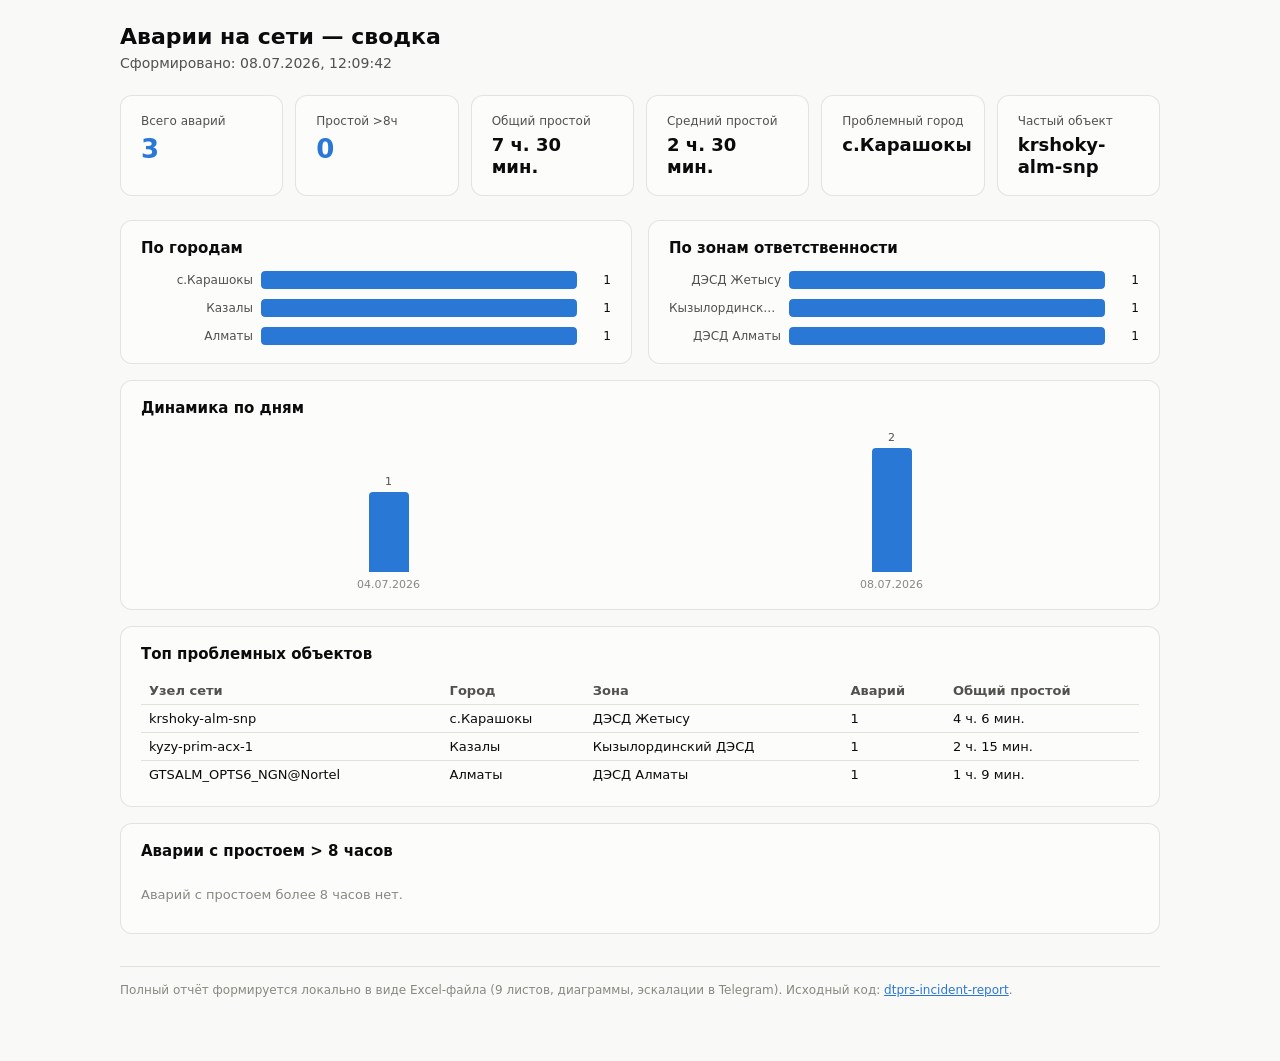
<file: docs/index.html>
<!doctype html>
<html lang="ru">
<head>
<meta charset="utf-8">
<meta name="viewport" content="width=device-width, initial-scale=1">
<title>Аварии на сети — демо-дашборд</title>
<style>
  :root {
    --surface-1:      #fcfcfb;
    --page-plane:     #f9f9f7;
    --text-primary:   #0b0b0b;
    --text-secondary: #52514e;
    --text-muted:     #898781;
    --grid-line:      #e1e0d9;
    --baseline:       #c3c2b7;
    --border:         rgba(11,11,11,0.10);
    --series-1:       #2a78d6; /* blue — единственная серия на графиках-барах */
    --status-good:     #0ca30c;
    --status-warning:  #fab219;
    --status-critical: #d03b3b;
  }
  @media (prefers-color-scheme: dark) {
    :root {
      --surface-1:      #1a1a19;
      --page-plane:     #0d0d0d;
      --text-primary:   #ffffff;
      --text-secondary: #c3c2b7;
      --text-muted:     #898781;
      --grid-line:      #2c2c2a;
      --baseline:       #383835;
      --border:         rgba(255,255,255,0.10);
      --series-1:       #3987e5;
      --status-good:     #0ca30c;
      --status-warning:  #fab219;
      --status-critical: #d03b3b;
    }
  }

  * { box-sizing: border-box; }
  body {
    margin: 0;
    font-family: system-ui, -apple-system, "Segoe UI", sans-serif;
    background: var(--page-plane);
    color: var(--text-primary);
  }
  .wrap { max-width: 1080px; margin: 0 auto; padding: 24px 20px 64px; }

  header { margin-bottom: 24px; }
  header h1 { font-size: 22px; margin: 0 0 6px; }
  .subtitle { color: var(--text-secondary); font-size: 14px; margin: 0; }
  .demo-badge {
    display: inline-block;
    font-size: 12px;
    font-weight: 700;
    letter-spacing: 0.02em;
    color: var(--status-warning);
    border: 1px solid var(--status-warning);
    border-radius: 999px;
    padding: 2px 10px;
    margin-bottom: 10px;
  }

  .card {
    background: var(--surface-1);
    border: 1px solid var(--border);
    border-radius: 12px;
    padding: 18px 20px;
  }

  .kpi-grid {
    display: grid;
    grid-template-columns: repeat(auto-fit, minmax(150px, 1fr));
    gap: 12px;
    margin-bottom: 24px;
  }
  .kpi-tile .kpi-label {
    font-size: 12px;
    color: var(--text-secondary);
    margin: 0 0 6px;
  }
  .kpi-tile .kpi-value {
    font-size: 26px;
    font-weight: 700;
    font-variant-numeric: tabular-nums;
    margin: 0;
    color: var(--series-1);
    line-height: 1.2;
  }
  .kpi-tile .kpi-value.text { font-size: 18px; color: var(--text-primary); }

  .charts-grid {
    display: grid;
    grid-template-columns: 1fr 1fr;
    gap: 16px;
    margin-bottom: 16px;
  }
  @media (max-width: 720px) {
    .charts-grid { grid-template-columns: 1fr; }
  }

  .card h2 {
    font-size: 15px;
    margin: 0 0 14px;
    color: var(--text-primary);
  }

  .hbar-row { display: flex; align-items: center; margin-bottom: 10px; }
  .hbar-row:last-child { margin-bottom: 0; }
  .hbar-label {
    width: 120px;
    flex-shrink: 0;
    font-size: 12px;
    color: var(--text-secondary);
    padding-right: 8px;
    text-align: right;
    white-space: nowrap;
    overflow: hidden;
    text-overflow: ellipsis;
  }
  .hbar-track {
    flex: 1;
    position: relative;
    height: 18px;
    background: var(--grid-line);
    border-radius: 4px;
    overflow: hidden;
  }
  .hbar-fill {
    height: 100%;
    background: var(--series-1);
    border-radius: 4px;
    min-width: 4px;
  }
  .hbar-value {
    width: 34px;
    flex-shrink: 0;
    font-size: 12px;
    font-variant-numeric: tabular-nums;
    color: var(--text-primary);
    text-align: right;
    padding-left: 8px;
  }

  .vbar-chart { display: flex; align-items: flex-end; gap: 8px; height: 160px; }
  .vbar-col { flex: 1; display: flex; flex-direction: column; align-items: center; justify-content: flex-end; height: 100%; }
  .vbar-value { font-size: 11px; color: var(--text-secondary); margin-bottom: 4px; font-variant-numeric: tabular-nums; }
  .vbar-fill { width: 100%; max-width: 40px; background: var(--series-1); border-radius: 4px 4px 0 0; }
  .vbar-label { font-size: 11px; color: var(--text-muted); margin-top: 6px; white-space: nowrap; }

  table { width: 100%; border-collapse: collapse; font-size: 13px; }
  thead th {
    text-align: left;
    font-weight: 600;
    color: var(--text-secondary);
    border-bottom: 1px solid var(--grid-line);
    padding: 6px 8px;
    white-space: nowrap;
  }
  tbody td {
    padding: 6px 8px;
    border-bottom: 1px solid var(--grid-line);
    font-variant-numeric: tabular-nums;
  }
  tbody tr:last-child td { border-bottom: none; }
  .table-wrap { overflow-x: auto; }

  .badge {
    display: inline-flex;
    align-items: center;
    gap: 4px;
    font-size: 11px;
    font-weight: 700;
    padding: 2px 8px;
    border-radius: 999px;
  }
  .badge.critical { background: color-mix(in srgb, var(--status-critical) 16%, transparent); color: var(--status-critical); }

  .section { margin-bottom: 16px; }

  footer {
    margin-top: 32px;
    font-size: 12px;
    color: var(--text-muted);
    border-top: 1px solid var(--grid-line);
    padding-top: 16px;
  }
  footer a { color: var(--series-1); }

  .empty { color: var(--text-muted); font-size: 13px; }
</style>
</head>
<body>
  <div class="wrap">
    <header>
      <h1>Аварии на сети — сводка</h1>
      <p class="subtitle" id="generated-at"></p>
    </header>

    <section class="kpi-grid" id="kpi-grid"></section>

    <section class="charts-grid">
      <div class="card">
        <h2>По городам</h2>
        <div id="chart-city"></div>
      </div>
      <div class="card">
        <h2>По зонам ответственности</h2>
        <div id="chart-zone"></div>
      </div>
    </section>

    <section class="section card">
      <h2>Динамика по дням</h2>
      <div id="chart-daily"></div>
    </section>

    <section class="section card">
      <h2>Топ проблемных объектов</h2>
      <div class="table-wrap" id="table-nodes"></div>
    </section>

    <section class="section card">
      <h2>Аварии с простоем &gt; 8 часов</h2>
      <div class="table-wrap" id="table-escalations"></div>
    </section>

    <footer>
      Полный отчёт формируется локально в виде Excel-файла (9 листов,
      диаграммы, эскалации в Telegram). Исходный код:
      <a href="https://github.com/seniakotnatural07-ux/dtprs-incident-report">dtprs-incident-report</a>.
    </footer>
  </div>

<script src="app.js"></script>
</body>
</html>
</file>
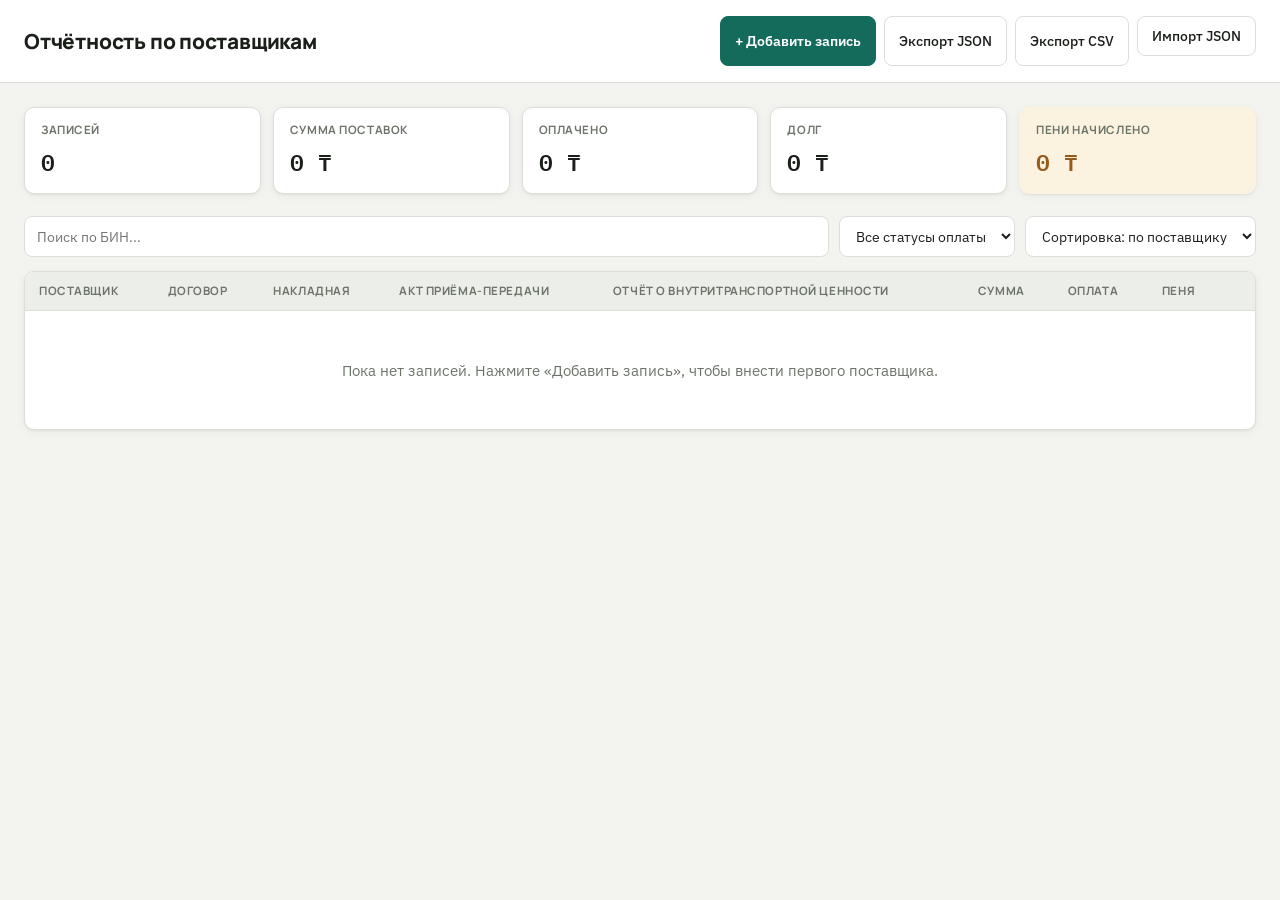
<file: suppliers/index.html>
<!DOCTYPE html>
<html lang="ru">
<head>
<meta charset="UTF-8">
<meta name="viewport" content="width=device-width, initial-scale=1.0">
<title>Реестр поставщиков</title>
<link rel="preconnect" href="https://fonts.googleapis.com">
<link rel="preconnect" href="https://fonts.gstatic.com" crossorigin>
<link href="https://fonts.googleapis.com/css2?family=Manrope:wght@500;600;700;800&family=IBM+Plex+Sans:wght@400;500;600&family=IBM+Plex+Mono:wght@400;500;600&display=swap" rel="stylesheet">
<link rel="stylesheet" href="style.css">
</head>
<body>

<header class="topbar">
  <div class="topbar-inner">
    <h1>Отчётность по поставщикам</h1>
    <div class="topbar-actions">
      <button id="btnAdd" class="btn btn-primary">+ Добавить запись</button>
      <button id="btnExportJson" class="btn">Экспорт JSON</button>
      <button id="btnExportCsv" class="btn">Экспорт CSV</button>
      <label class="btn btn-file">
        Импорт JSON
        <input type="file" id="importFile" accept="application/json" hidden>
      </label>
    </div>
  </div>
</header>

<main class="container">

  <section class="summary" id="summary">
    <div class="card">
      <div class="card-label">Записей</div>
      <div class="card-value" id="sumCount">0</div>
    </div>
    <div class="card">
      <div class="card-label">Сумма поставок</div>
      <div class="card-value" id="sumAmount">0 ₸</div>
    </div>
    <div class="card">
      <div class="card-label">Оплачено</div>
      <div class="card-value" id="sumPaid">0 ₸</div>
    </div>
    <div class="card">
      <div class="card-label">Долг</div>
      <div class="card-value" id="sumDebt">0 ₸</div>
    </div>
    <div class="card card-warn">
      <div class="card-label">Пени начислено</div>
      <div class="card-value" id="sumPenalty">0 ₸</div>
    </div>
  </section>

  <section class="toolbar">
    <input type="search" id="searchBox" placeholder="Поиск по БИН...">
    <select id="statusFilter">
      <option value="">Все статусы оплаты</option>
      <option value="paid">Оплачено</option>
      <option value="partial">Оплачено частично</option>
      <option value="unpaid">Не оплачено</option>
    </select>
    <select id="sortField">
      <option value="supplierName">Сортировка: по поставщику</option>
      <option value="contractDate">по дате договора</option>
      <option value="paymentDate">по дате оплаты</option>
      <option value="amount">по сумме</option>
      <option value="penaltyAmount">по пене</option>
    </select>
  </section>

  <section class="table-wrap">
    <table id="table">
      <thead>
        <tr>
          <th>Поставщик</th>
          <th>Договор</th>
          <th>Накладная</th>
          <th>Акт приёма-передачи</th>
          <th>Отчёт о внутритранспортной ценности</th>
          <th>Сумма</th>
          <th>Оплата</th>
          <th>Пеня</th>
          <th></th>
        </tr>
      </thead>
      <tbody id="tableBody"></tbody>
    </table>
    <div id="emptyState" class="empty-state" hidden>
      Пока нет записей. Нажмите «Добавить запись», чтобы внести первого поставщика.
    </div>
  </section>

</main>

<!-- Modal -->
<div id="modalOverlay" class="modal-overlay" hidden>
  <div class="modal">
    <div class="modal-header">
      <h2 id="modalTitle">Новая запись</h2>
      <button id="btnCloseModal" class="btn-icon" aria-label="Закрыть">&times;</button>
    </div>
    <form id="recordForm" class="modal-body">
      <input type="hidden" id="recordId">

      <fieldset>
        <legend>Поставщик</legend>
        <div class="grid2">
          <label>Название поставщика *
            <input type="text" id="supplierName" required>
          </label>
          <label>БИН
            <input type="text" id="inn">
          </label>
          <label>Контактное лицо / телефон
            <input type="text" id="contact">
          </label>
        </div>
      </fieldset>

      <fieldset>
        <legend>Договор</legend>
        <div class="grid3">
          <label>Номер договора
            <input type="text" id="contractNumber">
          </label>
          <label>Дата договора
            <input type="date" id="contractDate">
          </label>
          <label>Файл договора
            <input type="file" id="contractFile">
          </label>
        </div>
        <div class="file-preview" id="contractFilePreview"></div>
      </fieldset>

      <fieldset>
        <legend>Накладная</legend>
        <div class="grid3">
          <label>Номер накладной
            <input type="text" id="invoiceNumber">
          </label>
          <label>Дата накладной
            <input type="date" id="invoiceDate">
          </label>
          <label>Файл накладной
            <input type="file" id="invoiceFile">
          </label>
        </div>
        <div class="file-preview" id="invoiceFilePreview"></div>
      </fieldset>

      <fieldset>
        <legend>Акт приёма-передачи</legend>
        <div class="grid3">
          <label>Номер акта
            <input type="text" id="actNumber">
          </label>
          <label>Дата акта
            <input type="date" id="actDate">
          </label>
          <label>Файл акта
            <input type="file" id="actFile">
          </label>
        </div>
        <div class="file-preview" id="actFilePreview"></div>
      </fieldset>

      <fieldset>
        <legend>Отчёт о внутритранспортной ценности</legend>
        <div class="grid3">
          <label>Номер отчёта
            <input type="text" id="vtcNumber">
          </label>
          <label>Дата отчёта
            <input type="date" id="vtcDate">
          </label>
          <label>Ценность (сумма)
            <input type="number" id="vtcValue" step="0.01">
          </label>
        </div>
        <div class="grid1">
          <label>Файл отчёта
            <input type="file" id="vtcFile">
          </label>
        </div>
        <div class="file-preview" id="vtcFilePreview"></div>
      </fieldset>

      <fieldset>
        <legend>Оплата и пеня</legend>
        <div class="grid3">
          <label>Сумма поставки
            <input type="number" id="amount" step="0.01">
          </label>
          <label>Статус оплаты
            <select id="paymentStatus">
              <option value="unpaid">Не оплачено</option>
              <option value="partial">Оплачено частично</option>
              <option value="paid">Оплачено</option>
            </select>
          </label>
          <label>Оплаченная сумма
            <input type="number" id="paidAmount" step="0.01">
          </label>
        </div>
        <div class="grid3">
          <label>Дата оплаты
            <input type="date" id="paymentDate">
          </label>
          <label>Сумма пени
            <input type="number" id="penaltyAmount" step="0.01">
          </label>
          <label>Причина пени
            <input type="text" id="penaltyReason" placeholder="напр. просрочка поставки на 5 дней">
          </label>
        </div>
      </fieldset>

      <fieldset>
        <legend>Заметки</legend>
        <textarea id="notes" rows="3" placeholder="Дополнительная информация..."></textarea>
      </fieldset>

      <div class="modal-footer">
        <button type="button" id="btnCancel" class="btn">Отмена</button>
        <button type="submit" class="btn btn-primary">Сохранить</button>
      </div>
    </form>
  </div>
</div>

<!-- View modal (record details / documents) -->
<div id="viewOverlay" class="modal-overlay" hidden>
  <div class="modal">
    <div class="modal-header">
      <h2>Карточка поставщика</h2>
      <button id="btnCloseView" class="btn-icon" aria-label="Закрыть">&times;</button>
    </div>
    <div class="modal-body" id="viewBody"></div>
  </div>
</div>

<div id="toast" class="toast" hidden></div>

<script src="app.js"></script>
</body>
</html>
</file>
<file: suppliers/style.css>
:root {
  --bg: #f3f4f0;
  --surface: #ffffff;
  --surface-alt: #eceee9;
  --border: #dcdfd8;
  --text: #1b1f1a;
  --text-muted: #6d7469;
  --accent: #146b5c;
  --accent-hover: #0f5548;
  --accent-soft: rgba(20, 107, 92, 0.10);
  --danger: #b8392f;
  --warn-bg: #fbf2df;
  --warn-text: #97591a;
  --paid: #1f7a4c;
  --paid-soft: rgba(31, 122, 76, 0.13);
  --partial: #a8701a;
  --partial-soft: rgba(168, 112, 26, 0.14);
  --unpaid: #b8392f;
  --unpaid-soft: rgba(184, 57, 47, 0.12);
  --shadow: 0 1px 2px rgba(20, 25, 20, 0.05), 0 2px 10px rgba(20, 25, 20, 0.05);
  --radius: 10px;
  --font-display: "Manrope", "Segoe UI", sans-serif;
  --font-body: "IBM Plex Sans", "Segoe UI", sans-serif;
  --font-mono: "IBM Plex Mono", ui-monospace, Consolas, monospace;
}

@media (prefers-color-scheme: dark) {
  :root:not([data-theme="light"]) {
    --bg: #141815;
    --surface: #1b201c;
    --surface-alt: #21261f;
    --border: #2c322c;
    --text: #e9ece7;
    --text-muted: #97a091;
    --accent: #3fae96;
    --accent-hover: #59c2ab;
    --accent-soft: rgba(63, 174, 150, 0.16);
    --danger: #e07267;
    --warn-bg: #2c2313;
    --warn-text: #e0a94f;
    --paid: #4bb583;
    --paid-soft: rgba(75, 181, 131, 0.16);
    --partial: #d0973f;
    --partial-soft: rgba(208, 151, 63, 0.16);
    --unpaid: #e07267;
    --unpaid-soft: rgba(224, 114, 103, 0.16);
    --shadow: 0 1px 2px rgba(0,0,0,0.3), 0 2px 12px rgba(0,0,0,0.28);
  }
}
:root[data-theme="dark"] {
  --bg: #141815;
  --surface: #1b201c;
  --surface-alt: #21261f;
  --border: #2c322c;
  --text: #e9ece7;
  --text-muted: #97a091;
  --accent: #3fae96;
  --accent-hover: #59c2ab;
  --accent-soft: rgba(63, 174, 150, 0.16);
  --danger: #e07267;
  --warn-bg: #2c2313;
  --warn-text: #e0a94f;
  --paid: #4bb583;
  --paid-soft: rgba(75, 181, 131, 0.16);
  --partial: #d0973f;
  --partial-soft: rgba(208, 151, 63, 0.16);
  --unpaid: #e07267;
  --unpaid-soft: rgba(224, 114, 103, 0.16);
  --shadow: 0 1px 2px rgba(0,0,0,0.3), 0 2px 12px rgba(0,0,0,0.28);
}

* { box-sizing: border-box; }

body {
  margin: 0;
  background: var(--bg);
  color: var(--text);
  font-family: var(--font-body);
  line-height: 1.45;
  -webkit-font-smoothing: antialiased;
}

h1, h2, h3 { font-family: var(--font-display); margin: 0; text-wrap: balance; }

.topbar {
  background: var(--surface);
  border-bottom: 1px solid var(--border);
  position: sticky;
  top: 0;
  z-index: 10;
}
.topbar-inner {
  max-width: 1320px;
  margin: 0 auto;
  padding: 16px 24px;
  display: flex;
  align-items: center;
  justify-content: space-between;
  gap: 14px;
  flex-wrap: wrap;
}
.topbar-inner h1 {
  font-size: 1.3rem;
  font-weight: 800;
  letter-spacing: -0.01em;
}
.topbar-inner h1::before {
  content: "";
}
.topbar-actions { display: flex; gap: 8px; flex-wrap: wrap; }

.container {
  max-width: 1320px;
  margin: 0 auto;
  padding: 24px;
}

.summary {
  display: grid;
  grid-template-columns: repeat(auto-fit, minmax(160px, 1fr));
  gap: 12px;
  margin-bottom: 22px;
}
.card {
  background: var(--surface);
  border: 1px solid var(--border);
  border-radius: var(--radius);
  padding: 14px 16px;
  box-shadow: var(--shadow);
}
.card-warn { background: var(--warn-bg); border-color: transparent; }
.card-warn .card-value { color: var(--warn-text); }
.card-label {
  font-family: var(--font-display);
  font-size: 0.72rem;
  font-weight: 700;
  text-transform: uppercase;
  letter-spacing: 0.05em;
  color: var(--text-muted);
  margin-bottom: 6px;
}
.card-value {
  font-family: var(--font-mono);
  font-variant-numeric: tabular-nums;
  font-size: 1.45rem;
  font-weight: 600;
}

.toolbar {
  display: flex;
  gap: 10px;
  margin-bottom: 14px;
  flex-wrap: wrap;
}
.toolbar input[type="search"] {
  flex: 1;
  min-width: 220px;
}
.toolbar input, .toolbar select {
  padding: 9px 12px;
  border-radius: 8px;
  border: 1px solid var(--border);
  background: var(--surface);
  color: var(--text);
  font-family: var(--font-body);
  font-size: 0.9rem;
}

.table-wrap {
  background: var(--surface);
  border: 1px solid var(--border);
  border-radius: var(--radius);
  overflow-x: auto;
  box-shadow: var(--shadow);
}
table { width: 100%; border-collapse: collapse; min-width: 920px; }
th, td {
  text-align: left;
  padding: 11px 14px;
  border-bottom: 1px solid var(--border);
  font-size: 0.88rem;
  white-space: nowrap;
}
th {
  color: var(--text-muted);
  font-family: var(--font-display);
  font-weight: 700;
  font-size: 0.72rem;
  text-transform: uppercase;
  letter-spacing: 0.05em;
  background: var(--surface-alt);
}
th:first-child { border-top-left-radius: var(--radius); }
tbody tr { cursor: pointer; transition: background 0.1s ease; }
tbody tr:hover { background: var(--accent-soft); }
td.wrap { white-space: normal; }
td { font-family: var(--font-mono); font-variant-numeric: tabular-nums; }
td:first-child { font-family: var(--font-body); }

.badge {
  display: inline-block;
  padding: 3px 10px;
  border-radius: 999px;
  font-family: var(--font-display);
  font-size: 0.72rem;
  font-weight: 700;
  letter-spacing: 0.02em;
}
.badge-paid { background: var(--paid-soft); color: var(--paid); }
.badge-partial { background: var(--partial-soft); color: var(--partial); }
.badge-unpaid { background: var(--unpaid-soft); color: var(--unpaid); }

.penalty-val { color: var(--danger); font-weight: 600; }
.penalty-zero { color: var(--text-muted); }

.row-actions { display: flex; gap: 6px; }

.empty-state {
  padding: 48px 20px;
  text-align: center;
  color: var(--text-muted);
  font-size: 0.95rem;
}

.btn {
  padding: 9px 14px;
  border-radius: 8px;
  border: 1px solid var(--border);
  background: var(--surface);
  color: var(--text);
  cursor: pointer;
  font-family: var(--font-body);
  font-size: 0.88rem;
  font-weight: 500;
  display: inline-flex;
  align-items: center;
  gap: 6px;
}
.btn:hover { border-color: var(--accent); color: var(--accent); }
.btn:focus-visible { outline: 2px solid var(--accent); outline-offset: 1px; }
.btn-primary {
  background: var(--accent);
  border-color: var(--accent);
  color: #fff;
  font-weight: 600;
}
.btn-primary:hover { background: var(--accent-hover); border-color: var(--accent-hover); color: #fff; }
.btn-file { position: relative; }
.btn-icon {
  background: none;
  border: none;
  font-size: 1.4rem;
  line-height: 1;
  cursor: pointer;
  color: var(--text-muted);
  padding: 0 6px;
}
.btn-icon:hover { color: var(--text); }
.btn-sm { padding: 5px 9px; font-size: 0.78rem; }
.btn-danger { color: var(--danger); border-color: var(--danger); }
.btn-danger:hover { background: var(--unpaid-soft); color: var(--danger); }

/* Modal */
.modal-overlay {
  position: fixed;
  inset: 0;
  background: rgba(15, 18, 15, 0.5);
  display: flex;
  align-items: flex-start;
  justify-content: center;
  padding: 30px 16px;
  overflow-y: auto;
  z-index: 100;
}
.modal-overlay[hidden] { display: none; }
.modal {
  background: var(--surface);
  border-radius: var(--radius);
  width: 100%;
  max-width: 780px;
  box-shadow: var(--shadow);
  border: 1px solid var(--border);
}
.modal-header {
  display: flex;
  align-items: center;
  justify-content: space-between;
  padding: 16px 20px;
  border-bottom: 1px solid var(--border);
}
.modal-body { padding: 20px; }
.modal-footer {
  display: flex;
  justify-content: flex-end;
  gap: 10px;
  margin-top: 8px;
}

fieldset {
  border: 1px solid var(--border);
  border-radius: 8px;
  padding: 14px 16px 16px;
  margin: 0 0 14px;
}
legend {
  padding: 0 6px;
  font-family: var(--font-display);
  font-size: 0.76rem;
  font-weight: 700;
  color: var(--accent);
  text-transform: uppercase;
  letter-spacing: 0.05em;
}

label {
  display: flex;
  flex-direction: column;
  gap: 4px;
  font-size: 0.8rem;
  color: var(--text-muted);
  margin-bottom: 10px;
}
input, select, textarea {
  font-family: var(--font-body);
  font-size: 0.92rem;
  color: var(--text);
  background: var(--bg);
  border: 1px solid var(--border);
  border-radius: 6px;
  padding: 8px 10px;
}
input:focus, select:focus, textarea:focus {
  outline: 2px solid var(--accent);
  outline-offset: -1px;
}
textarea { resize: vertical; width: 100%; font-family: var(--font-body); }

.grid1 { display: grid; grid-template-columns: 1fr; gap: 0 12px; }
.grid2 { display: grid; grid-template-columns: repeat(3, 1fr); gap: 0 12px; }
.grid3 { display: grid; grid-template-columns: repeat(3, 1fr); gap: 0 12px; }
@media (max-width: 640px) {
  .grid2, .grid3 { grid-template-columns: 1fr; }
}

.file-preview {
  display: flex;
  flex-wrap: wrap;
  gap: 8px;
  margin-top: 4px;
}
.file-chip {
  display: inline-flex;
  align-items: center;
  gap: 6px;
  background: var(--bg);
  border: 1px solid var(--border);
  border-radius: 6px;
  padding: 4px 8px;
  font-family: var(--font-mono);
  font-size: 0.76rem;
}
.file-chip a { color: var(--accent); text-decoration: none; }
.file-chip button {
  background: none;
  border: none;
  color: var(--danger);
  cursor: pointer;
  font-size: 0.9rem;
  padding: 0;
}

.view-section { margin-bottom: 18px; }
.view-section h3 {
  font-family: var(--font-display);
  font-size: 0.76rem;
  font-weight: 700;
  text-transform: uppercase;
  letter-spacing: 0.05em;
  color: var(--accent);
  margin: 0 0 10px;
}
.view-grid {
  display: grid;
  grid-template-columns: repeat(auto-fill, minmax(180px, 1fr));
  gap: 10px 16px;
}
.view-item .k { font-size: 0.74rem; color: var(--text-muted); margin-bottom: 2px; }
.view-item .v { font-family: var(--font-mono); font-size: 0.92rem; font-weight: 500; }

.toast {
  position: fixed;
  bottom: 24px;
  left: 50%;
  transform: translateX(-50%);
  background: var(--text);
  color: var(--bg);
  padding: 10px 18px;
  border-radius: 8px;
  font-size: 0.88rem;
  box-shadow: var(--shadow);
  z-index: 200;
}

@media (prefers-reduced-motion: reduce) {
  * { transition: none !important; }
}
</file>
